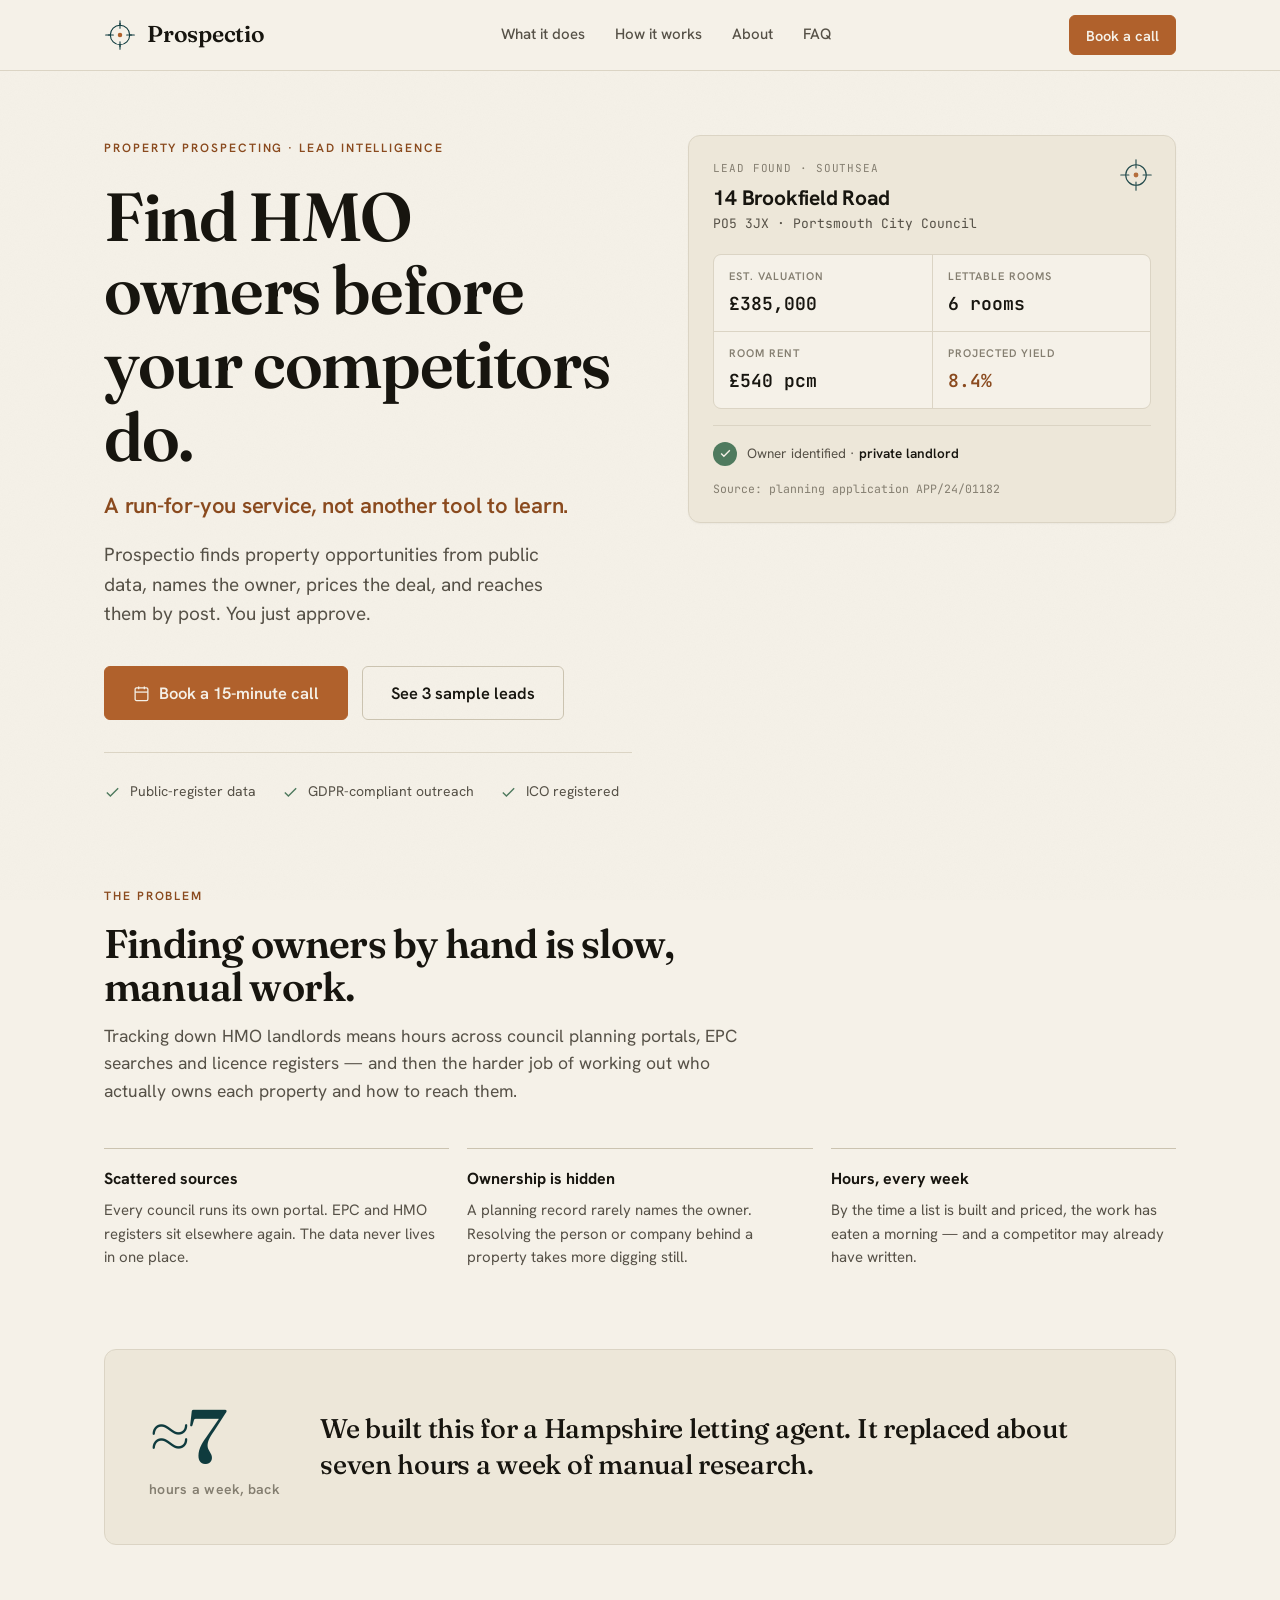
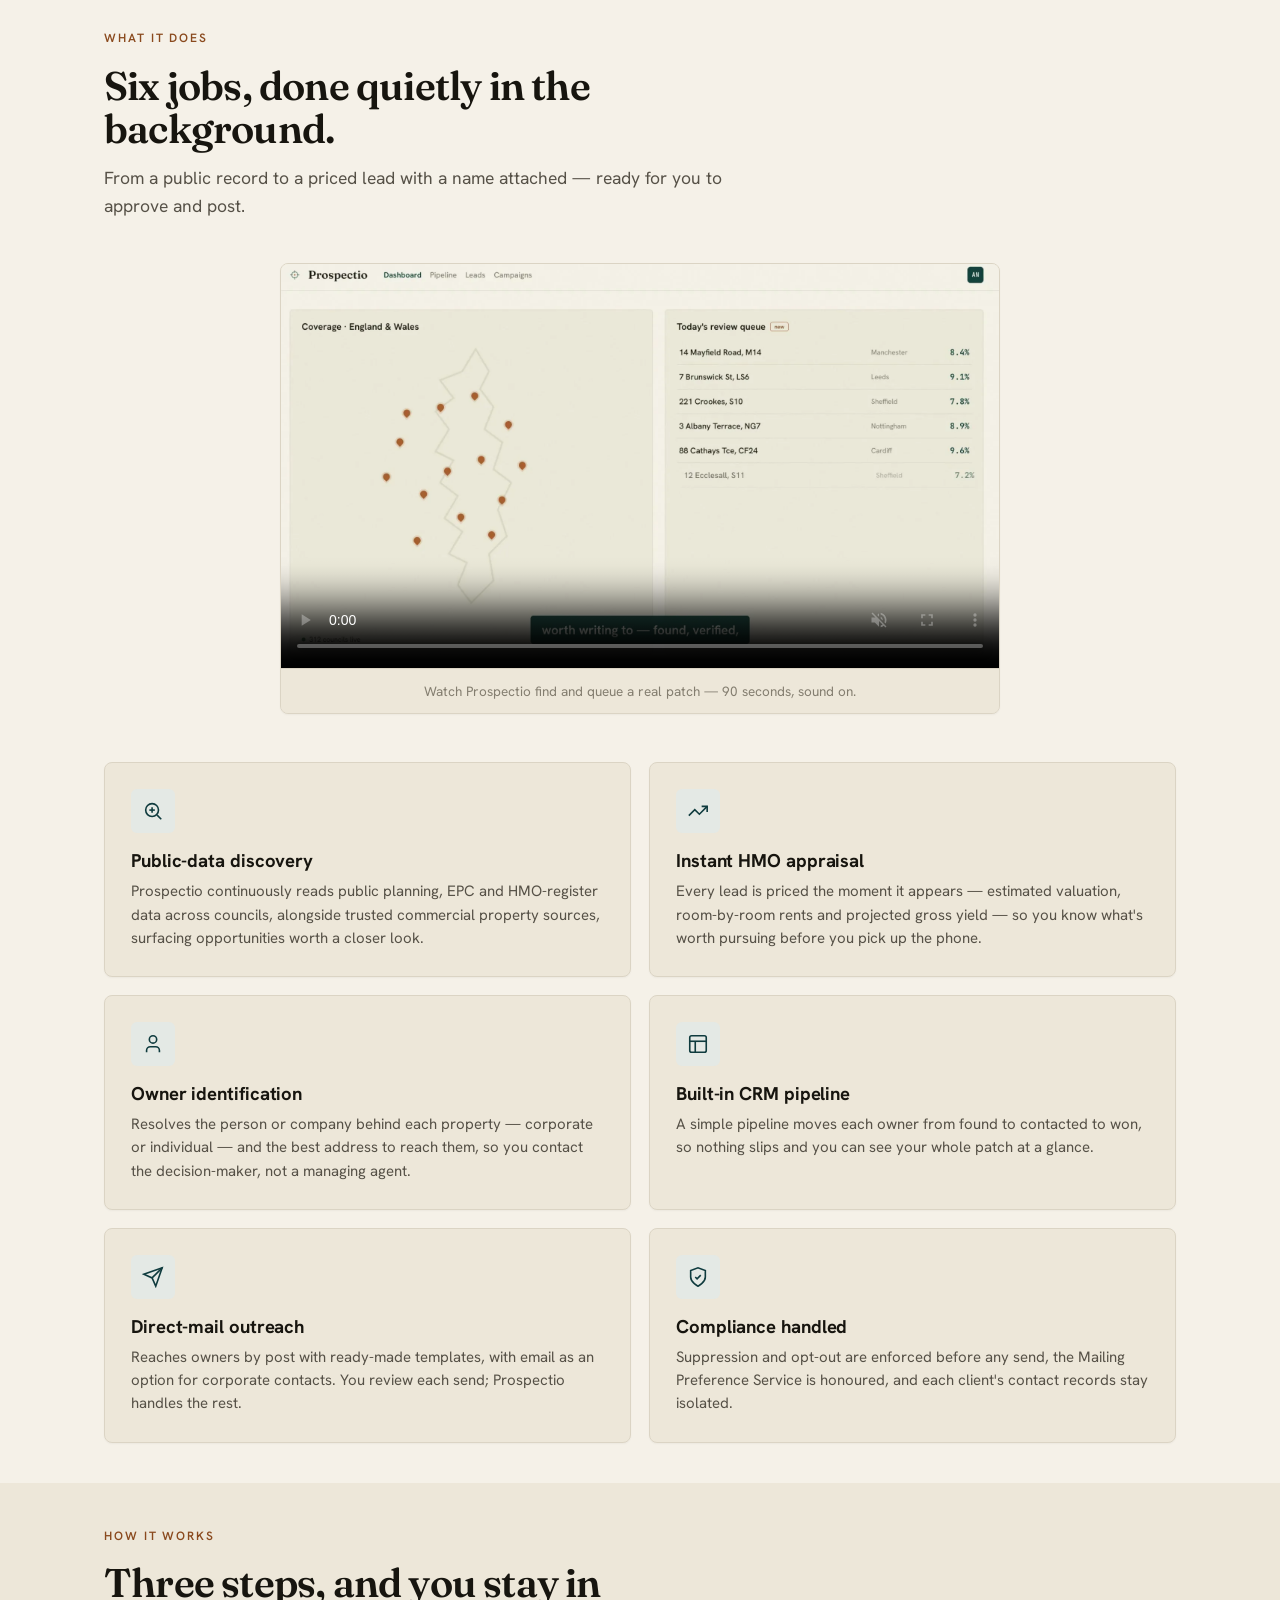
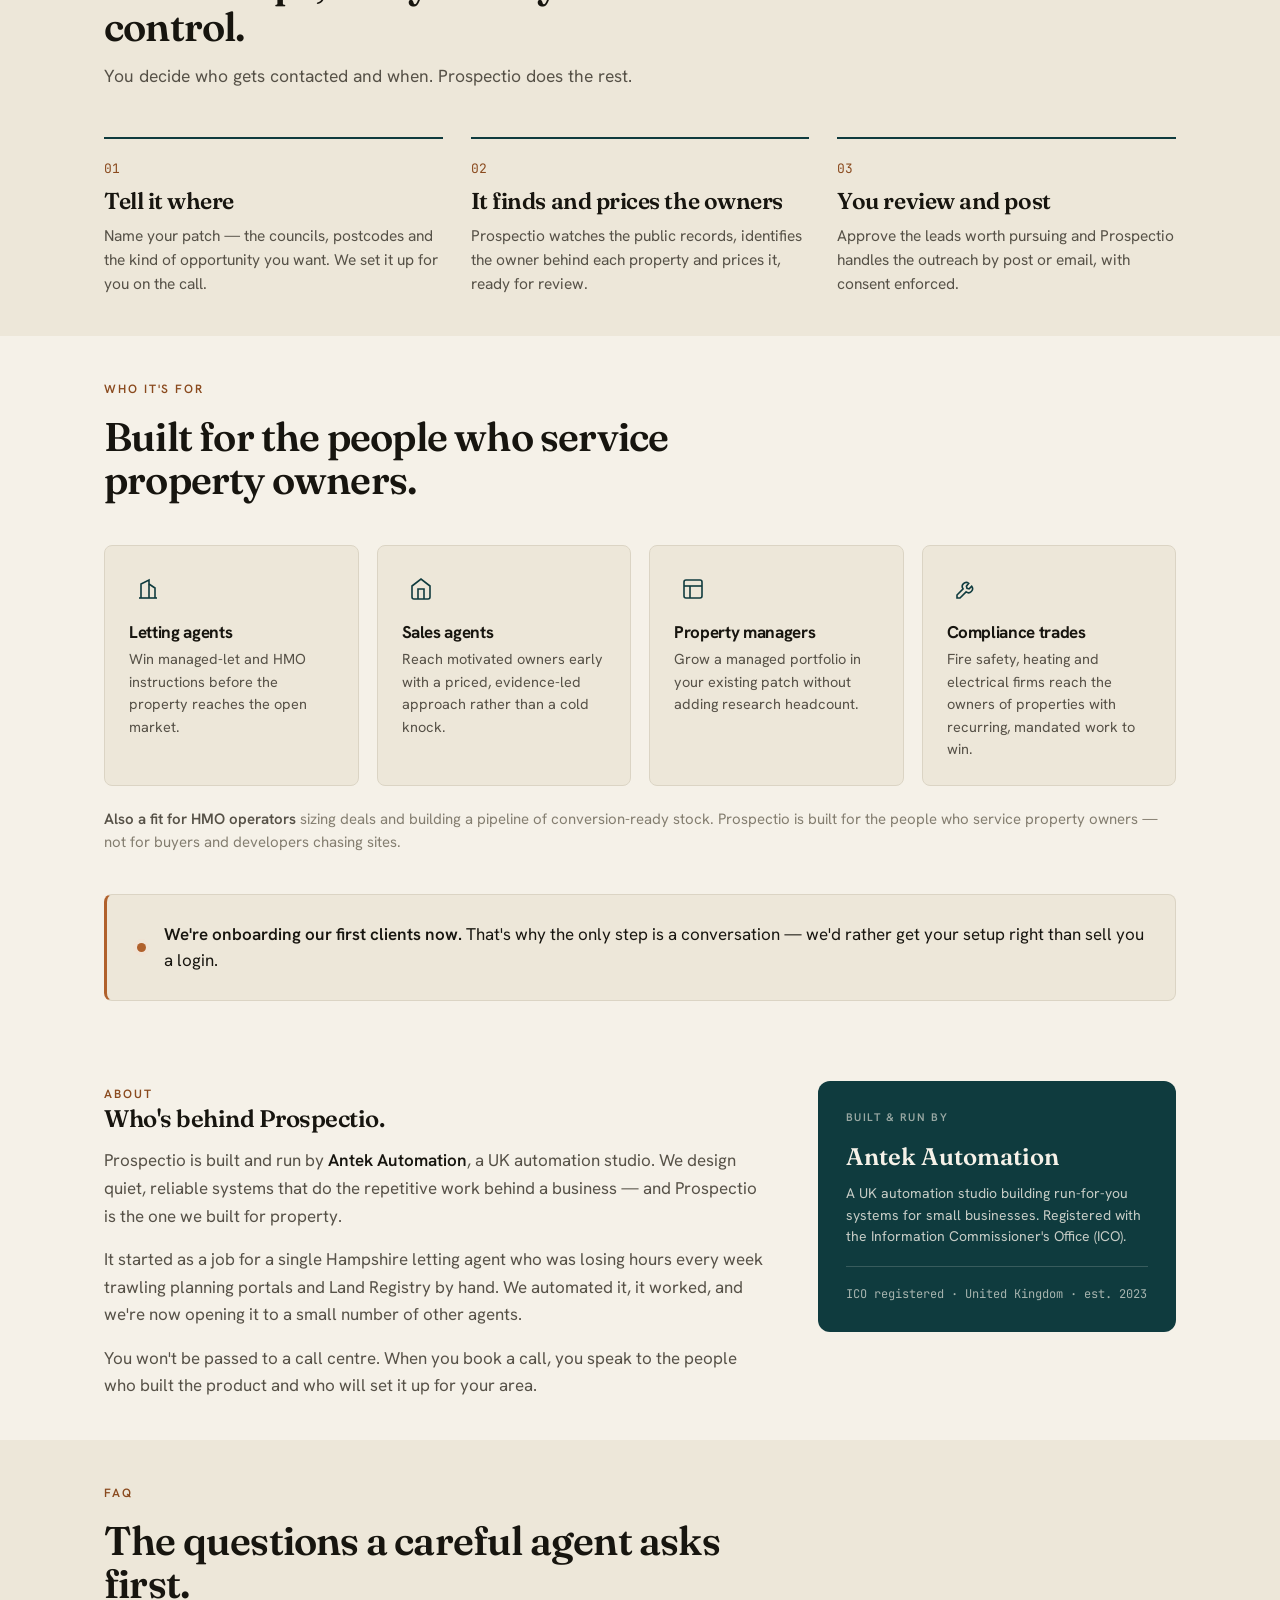
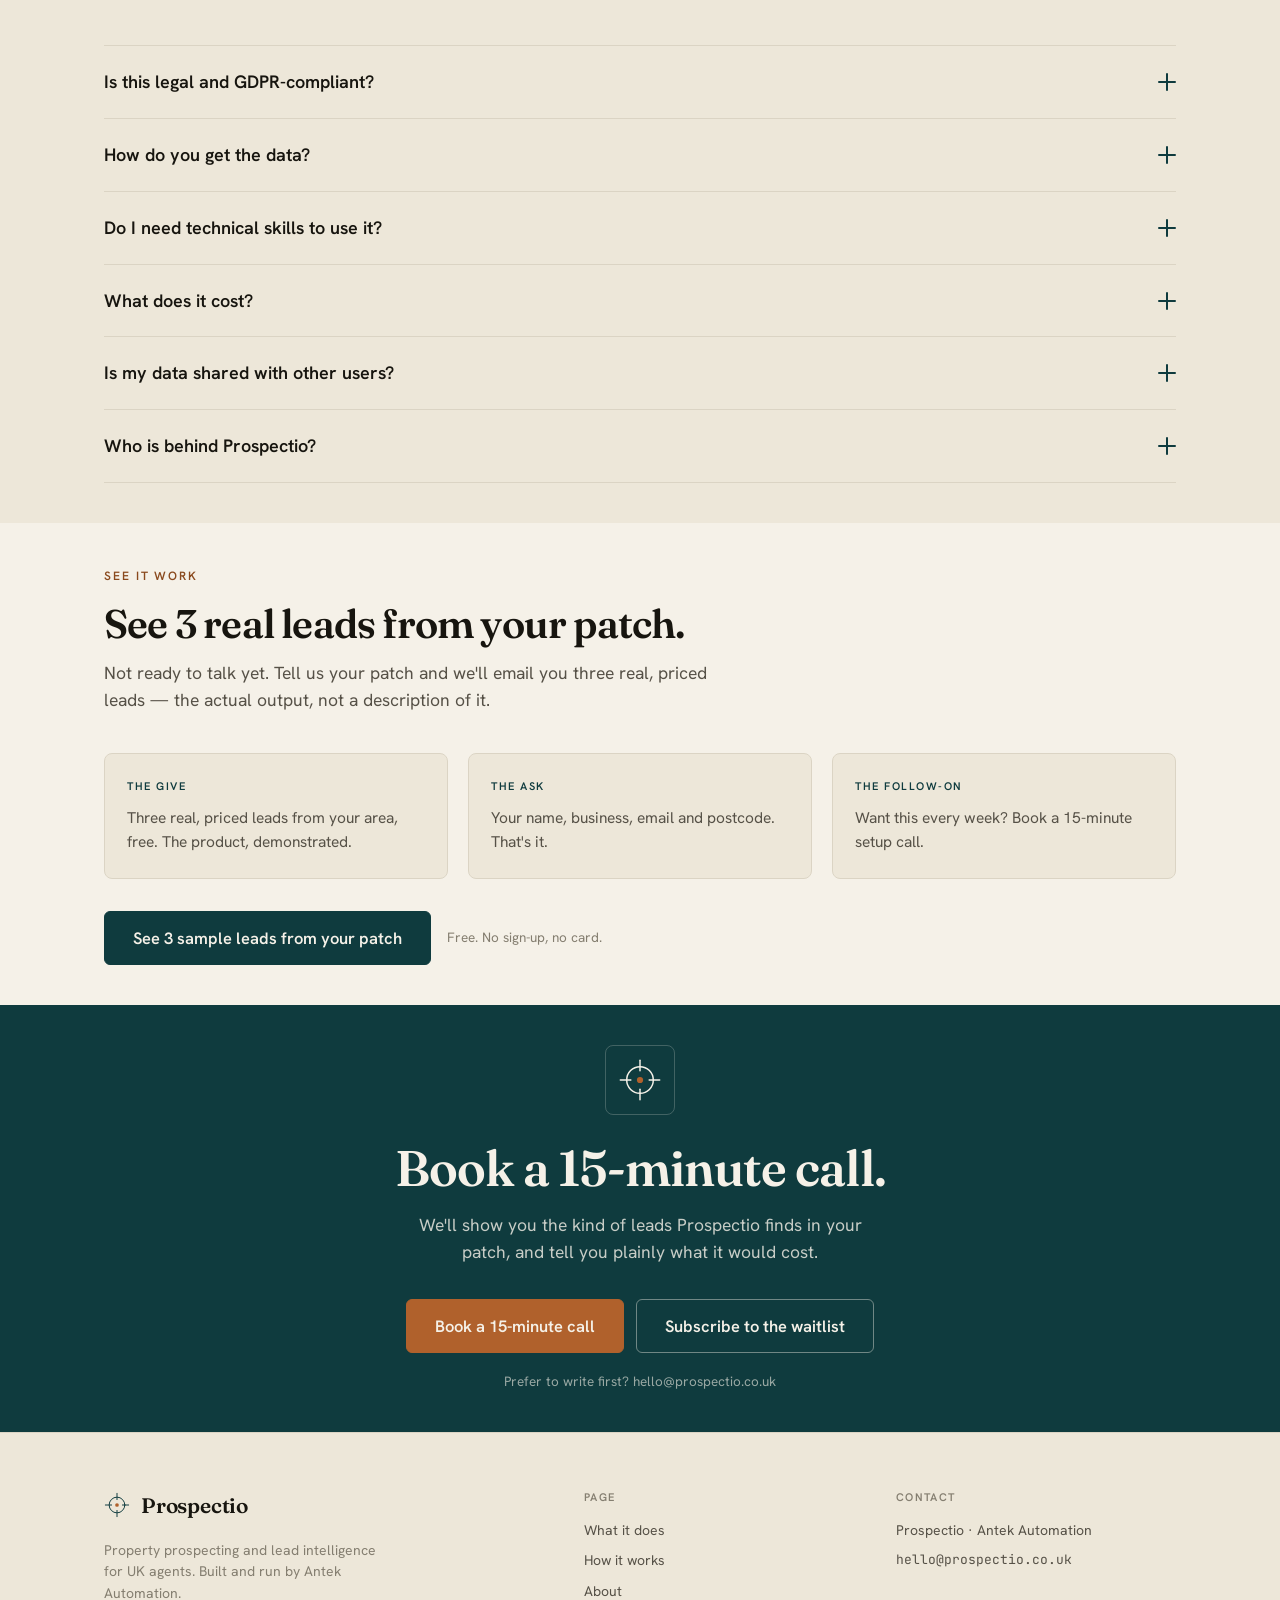
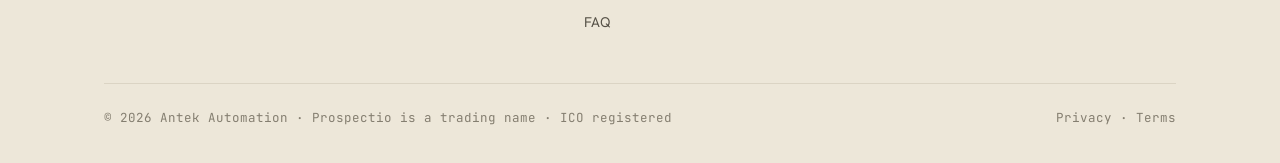
<file: index.html>
<!doctype html>
<html lang="en-GB">
<head>
<meta charset="utf-8">
<meta name="viewport" content="width=device-width, initial-scale=1">

<title>Prospectio — find and reach UK property owners</title>
<meta name="description" content="Prospectio finds UK property and HMO opportunities from public data, identifies the owners, and helps agents reach them by post. Book a 15-minute call.">
<link rel="canonical" href="https://prospectio.co.uk/">
<meta name="robots" content="index, follow">

<!-- Open Graph -->
<meta property="og:site_name" content="Prospectio">
<meta property="og:title" content="Prospectio — find and reach UK property owners">
<meta property="og:description" content="Prospectio finds property and HMO opportunities from public data, identifies the owners, and helps you reach them by post.">
<meta property="og:url" content="https://prospectio.co.uk/">
<meta property="og:type" content="website">
<meta property="og:image" content="https://prospectio.co.uk/og.png">
<meta property="og:locale" content="en_GB">
<!-- Twitter -->
<meta name="twitter:card" content="summary_large_image">
<meta name="twitter:title" content="Prospectio — find and reach UK property owners">
<meta name="twitter:description" content="Prospectio finds property and HMO opportunities from public data, identifies the owners, and helps you reach them by post.">
<meta name="twitter:image" content="https://prospectio.co.uk/og.png">

<link rel="icon" href="assets/favicon.svg" type="image/svg+xml">
<link rel="apple-touch-icon" href="assets/logo-stacked.svg">
<link rel="manifest" href="site.webmanifest">
<meta name="theme-color" content="#0F3B3E">
<link rel="stylesheet" href="styles.css">
<link rel="stylesheet" href="landing.css?v=20260620">

<!-- ===== Structured data: built to own branded search for "Prospectio" ===== -->
<script type="application/ld+json">
{
  "@context": "https://schema.org",
  "@graph": [
    {
      "@type": "Organization",
      "@id": "https://prospectio.co.uk/#organization",
      "name": "Prospectio",
      "url": "https://prospectio.co.uk/",
      "logo": "https://prospectio.co.uk/logo.png",
      "description": "Prospectio finds UK property and HMO opportunities from public data, identifies the owners, and helps agents reach them through postal and email outreach.",
      "contactPoint": {
        "@type": "ContactPoint",
        "contactType": "sales",
        "email": "hello@prospectio.co.uk",
        "areaServed": "GB"
      },
      "parentOrganization": { "@id": "https://prospectio.co.uk/#antek" }
    },
    {
      "@type": "Organization",
      "@id": "https://prospectio.co.uk/#antek",
      "name": "Antek Automation",
      "description": "UK automation studio that builds run-for-you systems for small businesses. Builder and operator of Prospectio. Registered with the Information Commissioner's Office (ICO)."
    },
    {
      "@type": "WebSite",
      "@id": "https://prospectio.co.uk/#website",
      "url": "https://prospectio.co.uk/",
      "name": "Prospectio",
      "inLanguage": "en-GB",
      "publisher": { "@id": "https://prospectio.co.uk/#organization" }
    },
    {
      "@type": "SoftwareApplication",
      "name": "Prospectio",
      "applicationCategory": "BusinessApplication",
      "operatingSystem": "Web",
      "description": "Property prospecting and lead intelligence for UK letting and sales agents. Finds opportunities from public data, identifies owners, prices each one, and works them through a pipeline.",
      "publisher": { "@id": "https://prospectio.co.uk/#organization" }
    },
    {
      "@type": "FAQPage",
      "mainEntity": [
        { "@type": "Question", "name": "Is this legal and GDPR-compliant?", "acceptedAnswer": { "@type": "Answer", "text": "Yes. Outreach is postal-first under legitimate interest, with suppression and opt-out enforced. We honour the Mailing Preference Service and any do-not-contact request, and each client controls their own contact records." } },
        { "@type": "Question", "name": "How do you get the data?", "acceptedAnswer": { "@type": "Answer", "text": "From public registers — council planning applications, EPC records and HMO licence registers — combined with licensed commercial property data. We don't scrape private accounts or buy lists of dubious provenance." } },
        { "@type": "Question", "name": "Do I need technical skills to use it?", "acceptedAnswer": { "@type": "Answer", "text": "No. Prospectio is run for you. You tell us the areas and the kind of opportunity you want; it finds and prices them and prepares the outreach. You review and approve." } },
        { "@type": "Question", "name": "What does it cost?", "acceptedAnswer": { "@type": "Answer", "text": "Pricing is set per client, based on your area, volume and channels. That's why the only step here is a short call — we'll talk through what you need and quote it plainly. No hidden tiers." } },
        { "@type": "Question", "name": "Is my data shared with other users?", "acceptedAnswer": { "@type": "Answer", "text": "No. Each client is isolated. Your leads, your contacts and your outreach history are yours alone and are never pooled or resold." } },
        { "@type": "Question", "name": "Who is behind Prospectio?", "acceptedAnswer": { "@type": "Answer", "text": "Prospectio is built and run by Antek Automation, a UK automation studio, registered with the ICO. You'll deal with the people who built it." } }
      ]
    },
    {
      "@type": "WebPage",
      "@id": "https://prospectio.co.uk/#webpage",
      "url": "https://prospectio.co.uk/",
      "name": "Prospectio — find and reach UK property owners",
      "about": { "@id": "https://prospectio.co.uk/#organization" },
      "isPartOf": { "@id": "https://prospectio.co.uk/#website" },
      "primaryImageOfPage": "https://prospectio.co.uk/og.png",
      "breadcrumb": { "@id": "https://prospectio.co.uk/#breadcrumb" }
    },
    {
      "@type": "BreadcrumbList",
      "@id": "https://prospectio.co.uk/#breadcrumb",
      "itemListElement": [
        { "@type": "ListItem", "position": 1, "name": "Home", "item": "https://prospectio.co.uk/" }
      ]
    }
  ]
}
</script>
</head>
<body>

<!-- ===================== HEADER ===================== -->
<header class="site-header">
  <div class="wrap">
    <a class="brand" href="#top" aria-label="Prospectio home">
      <svg width="32" height="32" viewBox="0 0 48 48" fill="none" aria-hidden="true">
        <g stroke="#0F3B3E" stroke-width="1.6" stroke-linecap="round">
          <circle cx="24" cy="24" r="14.5"/>
          <line x1="24" y1="2.5" x2="24" y2="14"/><line x1="24" y1="34" x2="24" y2="45.5"/>
          <line x1="2.5" y1="24" x2="14" y2="24"/><line x1="34" y1="24" x2="45.5" y2="24"/>
          <line x1="24" y1="6.5" x2="24" y2="9.5"/><line x1="24" y1="38.5" x2="24" y2="41.5"/>
          <line x1="6.5" y1="24" x2="9.5" y2="24"/><line x1="38.5" y1="24" x2="41.5" y2="24"/>
        </g>
        <circle cx="24" cy="24" r="3.4" fill="#B0612C"/>
      </svg>
      <span class="wordmark">Prospectio</span>
    </a>
    <nav class="nav-links" aria-label="Primary">
      <a href="#what">What it does</a>
      <a href="#how">How it works</a>
      <a href="#about">About</a>
      <a href="#faq">FAQ</a>
    </nav>
    <div class="header-cta">
      <button class="btn btn-cta btn-sm" data-book>Book a call</button>
      <button class="nav-toggle" id="navToggle" aria-label="Open menu" aria-expanded="false">
        <svg viewBox="0 0 24 24" fill="none" stroke-width="1.8"><line x1="3" y1="7" x2="21" y2="7"/><line x1="3" y1="12" x2="21" y2="12"/><line x1="3" y1="17" x2="21" y2="17"/></svg>
      </button>
    </div>
  </div>
  <div class="mobile-nav" id="mobileNav">
    <nav aria-label="Mobile">
      <a href="#what">What it does</a>
      <a href="#how">How it works</a>
      <a href="#about">About</a>
      <a href="#faq">FAQ</a>
      <button class="btn btn-cta" data-book>Book a 15-minute call</button>
    </nav>
  </div>
</header>

<main id="top">

  <!-- ===================== HERO ===================== -->
  <section class="hero">
    <div class="wrap">
      <div>
        <span class="eyebrow">Property prospecting · lead intelligence</span>
        <h1>Find HMO owners before your competitors do.</h1>
        <p class="hero-kicker">A run-for-you service, not another tool to learn.</p>
        <p class="sub">Prospectio finds property opportunities from public data, names the owner, prices the deal, and reaches them by post. You just approve.</p>
        <div class="hero-actions">
          <button class="btn btn-cta btn-lg" data-book>
            <svg viewBox="0 0 24 24" fill="none" stroke="currentColor" stroke-width="1.8"><rect x="3" y="4" width="18" height="18" rx="2"/><line x1="16" y1="2" x2="16" y2="6"/><line x1="8" y1="2" x2="8" y2="6"/><line x1="3" y1="10" x2="21" y2="10"/></svg>
            Book a 15-minute call
          </button>
          <button class="btn btn-outline btn-lg" data-sample>See 3 sample leads</button>
        </div>
        <div class="reassure">
          <span class="item"><svg viewBox="0 0 24 24" fill="none" stroke="currentColor" stroke-width="2"><polyline points="20 6 9 17 4 12"/></svg> Public-register data</span>
          <span class="item"><svg viewBox="0 0 24 24" fill="none" stroke="currentColor" stroke-width="2"><polyline points="20 6 9 17 4 12"/></svg> GDPR-compliant outreach</span>
          <span class="item"><svg viewBox="0 0 24 24" fill="none" stroke="currentColor" stroke-width="2"><polyline points="20 6 9 17 4 12"/></svg> ICO registered</span>
        </div>
      </div>

      <!-- product preview: a real lead card, not a screenshot -->
      <div class="hero-order-card">
        <article class="lead-card" aria-label="Example lead">
          <svg class="card-mark" viewBox="0 0 48 48" fill="none" aria-hidden="true">
            <g stroke="#0F3B3E" stroke-width="1.6" stroke-linecap="round">
              <circle cx="24" cy="24" r="14.5"/>
              <line x1="24" y1="2.5" x2="24" y2="14"/><line x1="24" y1="34" x2="24" y2="45.5"/>
              <line x1="2.5" y1="24" x2="14" y2="24"/><line x1="34" y1="24" x2="45.5" y2="24"/>
            </g>
            <circle cx="24" cy="24" r="3.4" fill="#B0612C"/>
          </svg>
          <div class="lc-eyebrow">Lead found · Southsea</div>
          <h3>14 Brookfield Road</h3>
          <div class="lc-postcode">PO5 3JX · Portsmouth City Council</div>
          <div class="lc-grid">
            <div class="lc-cell"><div class="k">Est. valuation</div><div class="v">£385,000</div></div>
            <div class="lc-cell"><div class="k">Lettable rooms</div><div class="v">6 rooms</div></div>
            <div class="lc-cell"><div class="k">Room rent</div><div class="v">£540 pcm</div></div>
            <div class="lc-cell"><div class="k">Projected yield</div><div class="v copper">8.4%</div></div>
          </div>
          <div class="lc-owner">
            <span class="badge"><svg viewBox="0 0 24 24" fill="none" stroke="currentColor"><polyline points="20 6 9 17 4 12"/></svg></span>
            <span class="txt">Owner identified · <b>private landlord</b></span>
          </div>
          <div class="lc-source">Source: planning application APP/24/01182</div>
        </article>
      </div>
    </div>
  </section>

  <!-- ===================== THE PROBLEM ===================== -->
  <section id="problem" class="section-divider" aria-labelledby="problem-h">
    <div class="wrap">
      <div class="section-head">
        <span class="eyebrow">The problem</span>
        <h2 id="problem-h">Finding owners by hand is slow, manual work.</h2>
        <p>Tracking down HMO landlords means hours across council planning portals, EPC searches and licence registers — and then the harder job of working out who actually owns each property and how to reach them.</p>
      </div>
      <div class="problem-row">
        <div class="problem-item">
          <div class="ph">Scattered sources</div>
          <p>Every council runs its own portal. EPC and HMO registers sit elsewhere again. The data never lives in one place.</p>
        </div>
        <div class="problem-item">
          <div class="ph">Ownership is hidden</div>
          <p>A planning record rarely names the owner. Resolving the person or company behind a property takes more digging still.</p>
        </div>
        <div class="problem-item">
          <div class="ph">Hours, every week</div>
          <p>By the time a list is built and priced, the work has eaten a morning — and a competitor may already have written.</p>
        </div>
      </div>
    </div>
  </section>

  <!-- ===================== PROOF POINT ===================== -->
  <section class="proof section-divider" aria-label="Result">
    <div class="wrap">
      <div class="inset">
        <div class="figure">≈7<small>hours a week, back</small></div>
        <div>
          <blockquote>We built this for a Hampshire letting agent. It replaced about seven hours a week of manual research.</blockquote>
        </div>
      </div>
    </div>
  </section>

  <!-- ===================== WHAT IT DOES ===================== -->
  <section id="what" class="section-divider" aria-labelledby="what-h">
    <div class="wrap">
      <div class="section-head">
        <span class="eyebrow">What it does</span>
        <h2 id="what-h">Six jobs, done quietly in the background.</h2>
        <p>From a public record to a priced lead with a name attached — ready for you to approve and post.</p>
      </div>

      <!-- VSL: see how Prospectio works -->
      <div class="what-visual">
        <figure class="vsl-frame">
          <video id="vsl-player" class="vsl-video" muted playsinline preload="none" controls
                 poster="assets/prospectio-vsl-poster.webp"
                 aria-label="Prospectio — every landlord in your patch, found and queued for outreach">
            <source data-src="assets/prospectio-vsl.mp4" type="video/mp4" />
          </video>
          <figcaption class="vsl-caption">Watch Prospectio find and queue a real patch — 90 seconds, sound on.</figcaption>
        </figure>
      </div>

      <div class="cap-grid">
        <div class="cap">
          <span class="ico"><svg viewBox="0 0 24 24"><circle cx="11" cy="11" r="7"/><line x1="16.5" y1="16.5" x2="21" y2="21"/><line x1="11" y1="8" x2="11" y2="14"/><line x1="8" y1="11" x2="14" y2="11"/></svg></span>
          <h3>Public-data discovery</h3>
          <p>Prospectio continuously reads public planning, EPC and HMO-register data across councils, alongside trusted commercial property sources, surfacing opportunities worth a closer look.</p>
        </div>
        <div class="cap">
          <span class="ico"><svg viewBox="0 0 24 24"><polyline points="22 7 13.5 15.5 8.5 10.5 2 17"/><polyline points="16 7 22 7 22 13"/></svg></span>
          <h3>Instant HMO appraisal</h3>
          <p>Every lead is priced the moment it appears — estimated valuation, room-by-room rents and projected gross yield — so you know what's worth pursuing before you pick up the phone.</p>
        </div>
        <div class="cap">
          <span class="ico"><svg viewBox="0 0 24 24"><path d="M19 21v-2a4 4 0 0 0-4-4H9a4 4 0 0 0-4 4v2"/><circle cx="12" cy="7" r="4"/></svg></span>
          <h3>Owner identification</h3>
          <p>Resolves the person or company behind each property — corporate or individual — and the best address to reach them, so you contact the decision-maker, not a managing agent.</p>
        </div>
        <div class="cap">
          <span class="ico"><svg viewBox="0 0 24 24"><rect x="3" y="3" width="18" height="18" rx="2"/><path d="M3 9h18"/><path d="M9 21V9"/></svg></span>
          <h3>Built-in CRM pipeline</h3>
          <p>A simple pipeline moves each owner from found to contacted to won, so nothing slips and you can see your whole patch at a glance.</p>
        </div>
        <div class="cap">
          <span class="ico"><svg viewBox="0 0 24 24"><line x1="22" y1="2" x2="11" y2="13"/><polygon points="22 2 15 22 11 13 2 9 22 2"/></svg></span>
          <h3>Direct-mail outreach</h3>
          <p>Reaches owners by post with ready-made templates, with email as an option for corporate contacts. You review each send; Prospectio handles the rest.</p>
        </div>
        <div class="cap">
          <span class="ico"><svg viewBox="0 0 24 24"><path d="M12 22s8-4 8-10V5l-8-3-8 3v7c0 6 8 10 8 10z"/><polyline points="9 12 11 14 15 10"/></svg></span>
          <h3>Compliance handled</h3>
          <p>Suppression and opt-out are enforced before any send, the Mailing Preference Service is honoured, and each client's contact records stay isolated.</p>
        </div>
      </div>
    </div>
  </section>

  <!-- ===================== HOW IT WORKS ===================== -->
  <section id="how" class="how" aria-labelledby="how-h">
    <div class="wrap">
      <div class="section-head">
        <span class="eyebrow">How it works</span>
        <h2 id="how-h">Three steps, and you stay in control.</h2>
        <p>You decide who gets contacted and when. Prospectio does the rest.</p>
      </div>
      <div class="steps">
        <div class="step">
          <div class="num">01</div>
          <h3>Tell it where</h3>
          <p>Name your patch — the councils, postcodes and the kind of opportunity you want. We set it up for you on the call.</p>
        </div>
        <div class="step">
          <div class="num">02</div>
          <h3>It finds and prices the owners</h3>
          <p>Prospectio watches the public records, identifies the owner behind each property and prices it, ready for review.</p>
        </div>
        <div class="step">
          <div class="num">03</div>
          <h3>You review and post</h3>
          <p>Approve the leads worth pursuing and Prospectio handles the outreach by post or email, with consent enforced.</p>
        </div>
      </div>
    </div>
  </section>

  <!-- ===================== WHO IT'S FOR ===================== -->
  <section class="section-divider" aria-labelledby="who-h">
    <div class="wrap">
      <div class="section-head">
        <span class="eyebrow">Who it's for</span>
        <h2 id="who-h">Built for the people who service property owners.</h2>
      </div>
      <div class="who-grid">
        <div class="who-card">
          <span class="ico"><svg viewBox="0 0 24 24" fill="none" stroke="currentColor"><path d="M3 21h18"/><path d="M5 21V7l8-4v18"/><path d="M19 21V11l-6-4"/><line x1="9" y1="9" x2="9" y2="9.01"/><line x1="9" y1="13" x2="9" y2="13.01"/></svg></span>
          <h3>Letting agents</h3>
          <p>Win managed-let and HMO instructions before the property reaches the open market.</p>
        </div>
        <div class="who-card">
          <span class="ico"><svg viewBox="0 0 24 24" fill="none" stroke="currentColor"><path d="m3 9 9-7 9 7v11a2 2 0 0 1-2 2H5a2 2 0 0 1-2-2z"/><polyline points="9 22 9 12 15 12 15 22"/></svg></span>
          <h3>Sales agents</h3>
          <p>Reach motivated owners early with a priced, evidence-led approach rather than a cold knock.</p>
        </div>
        <div class="who-card">
          <span class="ico"><svg viewBox="0 0 24 24" fill="none" stroke="currentColor"><rect x="3" y="3" width="18" height="18" rx="2"/><path d="M3 9h18"/><path d="M9 21V9"/></svg></span>
          <h3>Property managers</h3>
          <p>Grow a managed portfolio in your existing patch without adding research headcount.</p>
        </div>
        <div class="who-card">
          <span class="ico"><svg viewBox="0 0 24 24" fill="none" stroke="currentColor"><path d="M14.7 6.3a4 4 0 0 0-5.6 5.6L3 18v3h3l6.1-6.1a4 4 0 0 0 5.6-5.6l-2.6 2.6-2.1-.6-.6-2.1z"/></svg></span>
          <h3>Compliance trades</h3>
          <p>Fire safety, heating and electrical firms reach the owners of properties with recurring, mandated work to win.</p>
        </div>
      </div>
      <p class="who-secondary"><b>Also a fit for HMO operators</b> sizing deals and building a pipeline of conversion-ready stock. Prospectio is built for the people who service property owners — not for buyers and developers chasing sites.</p>
    </div>
  </section>

  <!-- ===================== HONEST STATUS ===================== -->
  <section class="section-divider" style="padding-top:0;" aria-label="Status">
    <div class="wrap">
      <div class="status-band">
        <span class="dot" aria-hidden="true"></span>
        <p><b>We're onboarding our first clients now.</b> That's why the only step is a conversation — we'd rather get your setup right than sell you a login.</p>
      </div>
    </div>
  </section>

  <!-- ===================== ABOUT ===================== -->
  <section id="about" class="about section-divider" aria-labelledby="about-h">
    <div class="wrap">
      <div class="about-body">
        <span class="eyebrow">About</span>
        <h2 id="about-h">Who's behind Prospectio.</h2>
        <p>Prospectio is built and run by <b>Antek Automation</b>, a UK automation studio. We design quiet, reliable systems that do the repetitive work behind a business — and Prospectio is the one we built for property.</p>
        <p>It started as a job for a single Hampshire letting agent who was losing hours every week trawling planning portals and Land Registry by hand. We automated it, it worked, and we're now opening it to a small number of other agents.</p>
        <p>You won't be passed to a call centre. When you book a call, you speak to the people who built the product and who will set it up for your area.</p>
      </div>
      <aside class="about-card" aria-label="Company">
        <div class="label">Built &amp; run by</div>
        <div class="name">Antek Automation</div>
        <div class="meta">A UK automation studio building run-for-you systems for small businesses. Registered with the Information Commissioner's Office (ICO).</div>
        <div class="reg">ICO registered · United Kingdom · est. 2023</div>
      </aside>
    </div>
  </section>

  <!-- ===================== FAQ ===================== -->
  <section id="faq" class="faq" aria-labelledby="faq-h">
    <div class="wrap">
      <div class="section-head">
        <span class="eyebrow">FAQ</span>
        <h2 id="faq-h">The questions a careful agent asks first.</h2>
      </div>
      <div class="faq-list">
        <details class="faq-item">
          <summary>Is this legal and GDPR-compliant?<span class="marker" aria-hidden="true"></span></summary>
          <div class="answer">Yes. Outreach is postal-first under legitimate interest, with suppression and opt-out enforced. We honour the Mailing Preference Service and any do-not-contact request, and each client controls their own contact records.</div>
        </details>
        <details class="faq-item">
          <summary>How do you get the data?<span class="marker" aria-hidden="true"></span></summary>
          <div class="answer">From public registers — council planning applications, EPC records and HMO licence registers — combined with licensed commercial property data. We don't scrape private accounts or buy lists of dubious provenance.</div>
        </details>
        <details class="faq-item">
          <summary>Do I need technical skills to use it?<span class="marker" aria-hidden="true"></span></summary>
          <div class="answer">No. Prospectio is run for you. You tell us the areas and the kind of opportunity you want; it finds and prices them and prepares the outreach. You review and approve.</div>
        </details>
        <details class="faq-item">
          <summary>What does it cost?<span class="marker" aria-hidden="true"></span></summary>
          <div class="answer">Pricing is set per client, based on your area, volume and channels. That's why the only step here is a short call — we'll talk through what you need and quote it plainly. No hidden tiers.</div>
        </details>
        <details class="faq-item">
          <summary>Is my data shared with other users?<span class="marker" aria-hidden="true"></span></summary>
          <div class="answer">No. Each client is isolated. Your leads, your contacts and your outreach history are yours alone and are never pooled or resold.</div>
        </details>
        <details class="faq-item">
          <summary>Who is behind Prospectio?<span class="marker" aria-hidden="true"></span></summary>
          <div class="answer">Prospectio is built and run by <a href="#about">Antek Automation</a>, a UK automation studio, registered with the ICO. You'll deal with the people who built it.</div>
        </details>
      </div>
    </div>
  </section>

  <!-- ===================== SAMPLE LEADS (mid-funnel rung) ===================== -->
  <section id="sample" class="sample section-divider" aria-labelledby="sample-h">
    <div class="wrap">
      <div class="section-head">
        <span class="eyebrow">See it work</span>
        <h2 id="sample-h">See 3 real leads from your patch.</h2>
        <p>Not ready to talk yet. Tell us your patch and we'll email you three real, priced leads — the actual output, not a description of it.</p>
      </div>
      <div class="give-grid">
        <div class="give">
          <div class="give-step">The give</div>
          <p>Three real, priced leads from your area, free. The product, demonstrated.</p>
        </div>
        <div class="give">
          <div class="give-step">The ask</div>
          <p>Your name, business, email and postcode. That's it.</p>
        </div>
        <div class="give">
          <div class="give-step">The follow-on</div>
          <p>Want this every week? Book a 15-minute setup call.</p>
        </div>
      </div>
      <div class="sample-actions">
        <button class="btn btn-petrol btn-lg" data-sample>See 3 sample leads from your patch</button>
        <span class="note">Free. No sign-up, no card.</span>
      </div>
    </div>
  </section>

  <!-- ===================== CLOSING CTA ===================== -->
  <section class="closing" aria-labelledby="cta-h">
    <div class="wrap">
      <span class="mark-wrap">
        <svg width="44" height="44" viewBox="0 0 48 48" fill="none" aria-hidden="true">
          <g stroke="#F5F1E8" stroke-width="1.6" stroke-linecap="round">
            <circle cx="24" cy="24" r="14.5"/>
            <line x1="24" y1="2.5" x2="24" y2="14"/><line x1="24" y1="34" x2="24" y2="45.5"/>
            <line x1="2.5" y1="24" x2="14" y2="24"/><line x1="34" y1="24" x2="45.5" y2="24"/>
          </g>
          <circle cx="24" cy="24" r="3.4" fill="#B0612C"/>
        </svg>
      </span>
      <h2 id="cta-h">Book a 15-minute call.</h2>
      <p>We'll show you the kind of leads Prospectio finds in your patch, and tell you plainly what it would cost.</p>
      <div class="cta-actions">
        <button class="btn btn-cta btn-lg" data-book>Book a 15-minute call</button>
        <button class="btn btn-on-dark btn-lg" data-waitlist>Subscribe to the waitlist</button>
      </div>
      <p class="micro">Prefer to write first? hello@prospectio.co.uk</p>
    </div>
  </section>

</main>

<!-- ===================== FOOTER ===================== -->
<footer class="site-footer">
  <div class="wrap">
    <div class="footer-top">
      <div class="footer-brand">
        <div class="brand">
          <svg width="26" height="26" viewBox="0 0 48 48" fill="none" aria-hidden="true">
            <g stroke="#0F3B3E" stroke-width="1.8" stroke-linecap="round">
              <circle cx="24" cy="24" r="14.5"/>
              <line x1="24" y1="2.5" x2="24" y2="14"/><line x1="24" y1="34" x2="24" y2="45.5"/>
              <line x1="2.5" y1="24" x2="14" y2="24"/><line x1="34" y1="24" x2="45.5" y2="24"/>
            </g>
            <circle cx="24" cy="24" r="3.4" fill="#B0612C"/>
          </svg>
          <span class="wordmark">Prospectio</span>
        </div>
        <p>Property prospecting and lead intelligence for UK agents. Built and run by Antek Automation.</p>
      </div>
      <div class="footer-col">
        <h4>Page</h4>
        <a href="#what">What it does</a>
        <a href="#how">How it works</a>
        <a href="#about">About</a>
        <a href="#faq">FAQ</a>
      </div>
      <div class="footer-col">
        <h4>Contact</h4>
        <span class="nap">Prospectio · Antek Automation</span>
        <a class="nap mono" href="mailto:hello@prospectio.co.uk">hello@prospectio.co.uk</a>
      </div>
    </div>
    <div class="footer-bottom">
      <span>© 2026 Antek Automation · Prospectio is a trading name · ICO registered</span>
      <span><a href="privacy.html">Privacy</a> · <a href="terms.html">Terms</a></span>
    </div>
  </div>
</footer>

<!-- ===================== BOOKING MODAL (scheduler placeholder) ===================== -->
<div class="modal-backdrop" id="bookModal" role="dialog" aria-modal="true" aria-labelledby="bm-title" aria-hidden="true">
  <div class="modal">
    <div class="modal-head">
      <div class="t">
        <svg width="30" height="30" viewBox="0 0 48 48" fill="none" aria-hidden="true">
          <g stroke="#0F3B3E" stroke-width="1.8" stroke-linecap="round"><circle cx="24" cy="24" r="14.5"/><line x1="24" y1="3" x2="24" y2="13"/><line x1="24" y1="35" x2="24" y2="45"/><line x1="3" y1="24" x2="13" y2="24"/><line x1="35" y1="24" x2="45" y2="24"/></g>
          <circle cx="24" cy="24" r="3.4" fill="#B0612C"/>
        </svg>
        <div>
          <div class="ttl" id="bm-title">Book a 15-minute call</div>
          <div class="sub">With the team behind Prospectio · 15 min</div>
        </div>
      </div>
      <button class="modal-close" id="modalClose" aria-label="Close">
        <svg viewBox="0 0 24 24" fill="none" stroke-width="1.8"><line x1="6" y1="6" x2="18" y2="18"/><line x1="18" y1="6" x2="6" y2="18"/></svg>
      </button>
    </div>
    <div class="modal-body">
      <iframe class="cal-embed" title="Book a 15-minute call with Prospectio" src="https://meet.brevo.com/andy-norman/borderless" frameborder="0" loading="lazy"></iframe>
    </div>
  </div>
</div>

<!-- ===================== SAMPLE-LEADS MODAL ===================== -->
<div class="modal-backdrop" id="sampleModal" role="dialog" aria-modal="true" aria-labelledby="sm-title" aria-hidden="true">
  <div class="modal modal-narrow">
    <div class="modal-head">
      <div class="t">
        <svg width="30" height="30" viewBox="0 0 48 48" fill="none" aria-hidden="true">
          <g stroke="#0F3B3E" stroke-width="1.8" stroke-linecap="round"><circle cx="24" cy="24" r="14.5"/><line x1="24" y1="3" x2="24" y2="13"/><line x1="24" y1="35" x2="24" y2="45"/><line x1="3" y1="24" x2="13" y2="24"/><line x1="35" y1="24" x2="45" y2="24"/></g>
          <circle cx="24" cy="24" r="3.4" fill="#B0612C"/>
        </svg>
        <div>
          <div class="ttl" id="sm-title">See 3 sample leads</div>
          <div class="sub">Three real, priced leads from your patch · emailed to you, free</div>
        </div>
      </div>
      <button class="modal-close" id="sampleClose" aria-label="Close">
        <svg viewBox="0 0 24 24" fill="none" stroke-width="1.8"><line x1="6" y1="6" x2="18" y2="18"/><line x1="18" y1="6" x2="6" y2="18"/></svg>
      </button>
    </div>
    <div class="modal-body">
      <iframe class="form-embed" title="Request 3 sample leads from Prospectio" src="https://10362c08.sibforms.com/v2/serve/[base64]" frameborder="0" scrolling="auto" allowfullscreen loading="lazy"></iframe>
    </div>
  </div>
</div>

<!-- ===================== WAITLIST MODAL ===================== -->
<div class="modal-backdrop" id="waitlistModal" role="dialog" aria-modal="true" aria-labelledby="wl-title" aria-hidden="true">
  <div class="modal modal-narrow">
    <div class="modal-head">
      <div class="t">
        <svg width="30" height="30" viewBox="0 0 48 48" fill="none" aria-hidden="true">
          <g stroke="#0F3B3E" stroke-width="1.8" stroke-linecap="round"><circle cx="24" cy="24" r="14.5"/><line x1="24" y1="3" x2="24" y2="13"/><line x1="24" y1="35" x2="24" y2="45"/><line x1="3" y1="24" x2="13" y2="24"/><line x1="35" y1="24" x2="45" y2="24"/></g>
          <circle cx="24" cy="24" r="3.4" fill="#B0612C"/>
        </svg>
        <div>
          <div class="ttl" id="wl-title">Join the waitlist</div>
          <div class="sub">Be first to hear when Prospectio opens in your area</div>
        </div>
      </div>
      <button class="modal-close" id="waitlistClose" aria-label="Close">
        <svg viewBox="0 0 24 24" fill="none" stroke-width="1.8"><line x1="6" y1="6" x2="18" y2="18"/><line x1="18" y1="6" x2="6" y2="18"/></svg>
      </button>
    </div>
    <div class="modal-body">
      <iframe class="form-embed" title="Subscribe to the Prospectio waitlist" src="https://10362c08.sibforms.com/v2/serve/[base64]" frameborder="0" scrolling="auto" allowfullscreen loading="lazy"></iframe>
    </div>
  </div>
</div>

<script>
  // Modals (booking + waitlist)
  var lastFocus = null;
  function openModal(modal, closeEl) { lastFocus = document.activeElement; modal.classList.add('open'); modal.setAttribute('aria-hidden', 'false'); closeEl.focus(); }
  function closeModal(modal) { modal.classList.remove('open'); modal.setAttribute('aria-hidden', 'true'); if (lastFocus) lastFocus.focus(); }
  function wireModal(modalId, triggerSel, closeId) {
    var modal = document.getElementById(modalId);
    var closeEl = document.getElementById(closeId);
    document.querySelectorAll(triggerSel).forEach(function (b) { b.addEventListener('click', function () { openModal(modal, closeEl); }); });
    closeEl.addEventListener('click', function () { closeModal(modal); });
    modal.addEventListener('click', function (e) { if (e.target === modal) closeModal(modal); });
    document.addEventListener('keydown', function (e) { if (e.key === 'Escape' && modal.classList.contains('open')) closeModal(modal); });
  }
  wireModal('bookModal', '[data-book]', 'modalClose');
  wireModal('waitlistModal', '[data-waitlist]', 'waitlistClose');
  wireModal('sampleModal', '[data-sample]', 'sampleClose');

  // VSL: show the poster until the viewer clicks, then load and play with sound.
  (function () {
    var v = document.getElementById('vsl-player');
    if (!v) return;
    var src = v.querySelector('source[data-src]');
    var loaded = false;
    function play() {
      if (!src) return;
      if (!loaded) { loaded = true; src.src = src.getAttribute('data-src'); v.load(); }
      v.muted = false;
      var p = v.play();
      if (p && p.catch) p.catch(function () {});
    }
    v.addEventListener('click', play);
  })();

  // Mobile nav
  var toggle = document.getElementById('navToggle');
  var mnav = document.getElementById('mobileNav');
  toggle.addEventListener('click', function () {
    var open = mnav.classList.toggle('open');
    toggle.setAttribute('aria-expanded', open ? 'true' : 'false');
  });
  mnav.querySelectorAll('a').forEach(function (a) { a.addEventListener('click', function () { mnav.classList.remove('open'); toggle.setAttribute('aria-expanded', 'false'); }); });
</script>
</body>
</html>
</file>
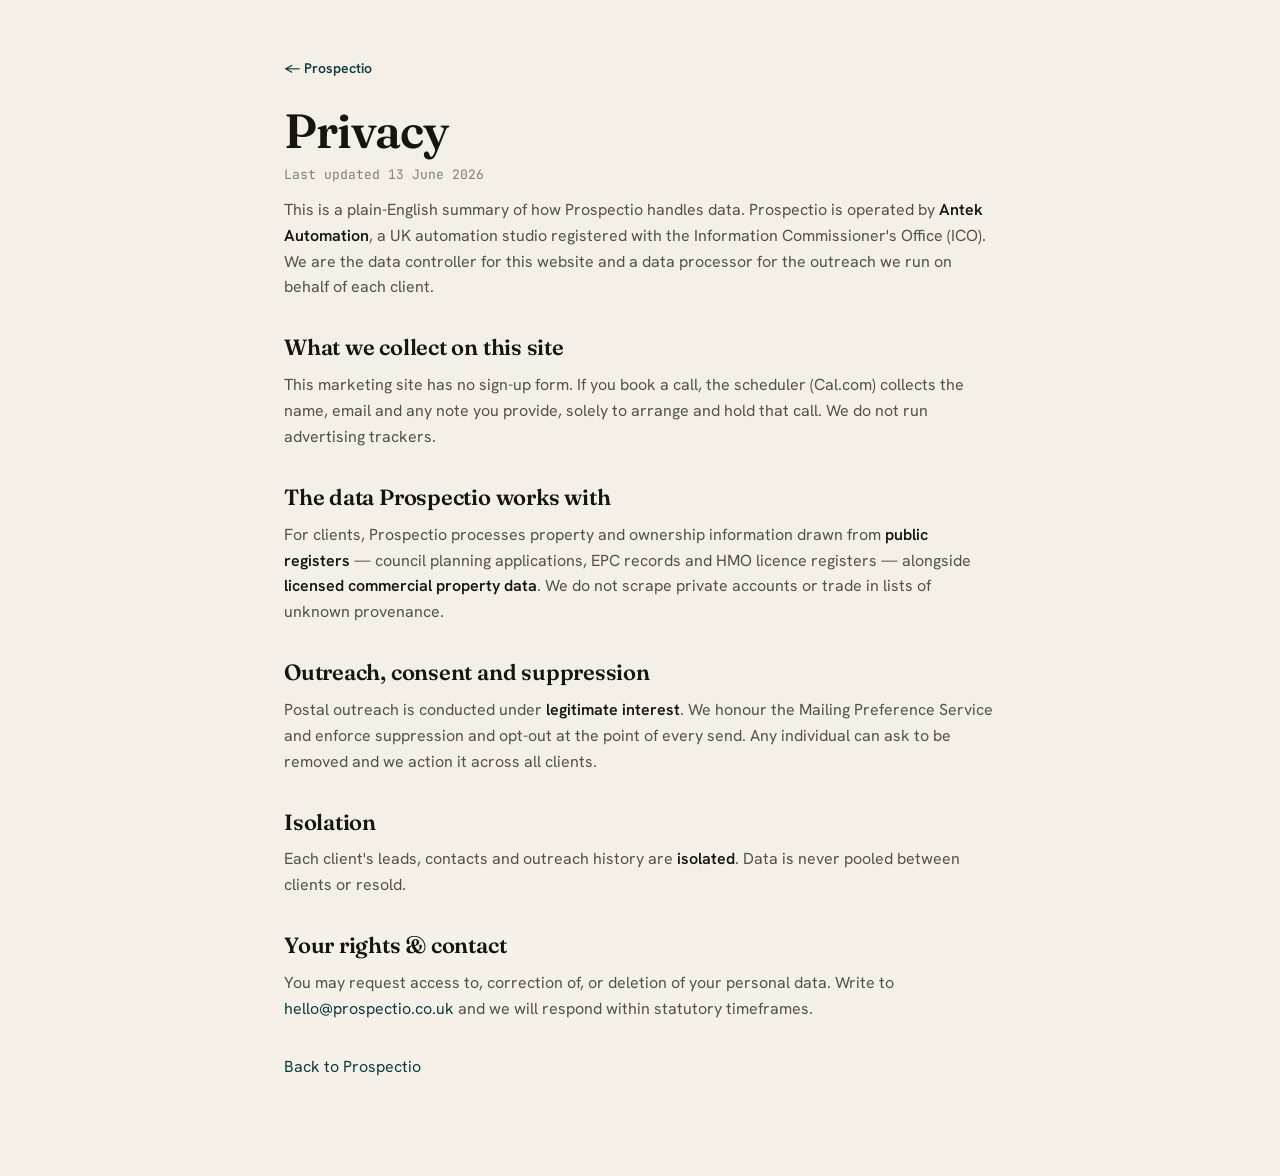
<file: privacy.html>
<!doctype html>
<html lang="en-GB">
<head>
<meta charset="utf-8">
<meta name="viewport" content="width=device-width, initial-scale=1">
<title>Privacy — Prospectio</title>
<meta name="robots" content="index, follow">
<link rel="icon" href="assets/favicon.svg" type="image/svg+xml">
<link rel="stylesheet" href="styles.css">
<link rel="stylesheet" href="landing.css">
<style>
  .legal { max-width: 760px; margin: 0 auto; padding: 56px 24px 96px; }
  .legal a.back { font-size: 14px; font-weight: 600; }
  .legal h1 { font-size: clamp(34px, 5vw, 48px); margin: 24px 0 8px; }
  .legal .updated { font-family: var(--font-mono); font-size: 13px; color: var(--text-muted); }
  .legal h2 { font-family: var(--font-display); font-weight: 600; font-size: 22px; margin: 36px 0 10px; letter-spacing: -0.01em; }
  .legal p { font-size: 16px; color: var(--text-secondary); line-height: 1.62; margin-top: 12px; }
  .legal p b { color: var(--ink); font-weight: 600; }
</style>
</head>
<body>
<main class="legal">
  <a class="back" href="landing.html">← Prospectio</a>
  <h1>Privacy</h1>
  <div class="updated">Last updated 13 June 2026</div>

  <p>This is a plain-English summary of how Prospectio handles data. Prospectio is operated by <b>Antek Automation</b>, a UK automation studio registered with the Information Commissioner's Office (ICO). We are the data controller for this website and a data processor for the outreach we run on behalf of each client.</p>

  <h2>What we collect on this site</h2>
  <p>This marketing site has no sign-up form. If you book a call, the scheduler (Cal.com) collects the name, email and any note you provide, solely to arrange and hold that call. We do not run advertising trackers.</p>

  <h2>The data Prospectio works with</h2>
  <p>For clients, Prospectio processes property and ownership information drawn from <b>public registers</b> — council planning applications, EPC records and HMO licence registers — alongside <b>licensed commercial property data</b>. We do not scrape private accounts or trade in lists of unknown provenance.</p>

  <h2>Outreach, consent and suppression</h2>
  <p>Postal outreach is conducted under <b>legitimate interest</b>. We honour the Mailing Preference Service and enforce suppression and opt-out at the point of every send. Any individual can ask to be removed and we action it across all clients.</p>

  <h2>Isolation</h2>
  <p>Each client's leads, contacts and outreach history are <b>isolated</b>. Data is never pooled between clients or resold.</p>

  <h2>Your rights &amp; contact</h2>
  <p>You may request access to, correction of, or deletion of your personal data. Write to <a href="mailto:hello@prospectio.co.uk">hello@prospectio.co.uk</a> and we will respond within statutory timeframes.</p>

  <p style="margin-top:32px;"><a href="landing.html">Back to Prospectio</a></p>
</main>
</body>
</html>
</file>
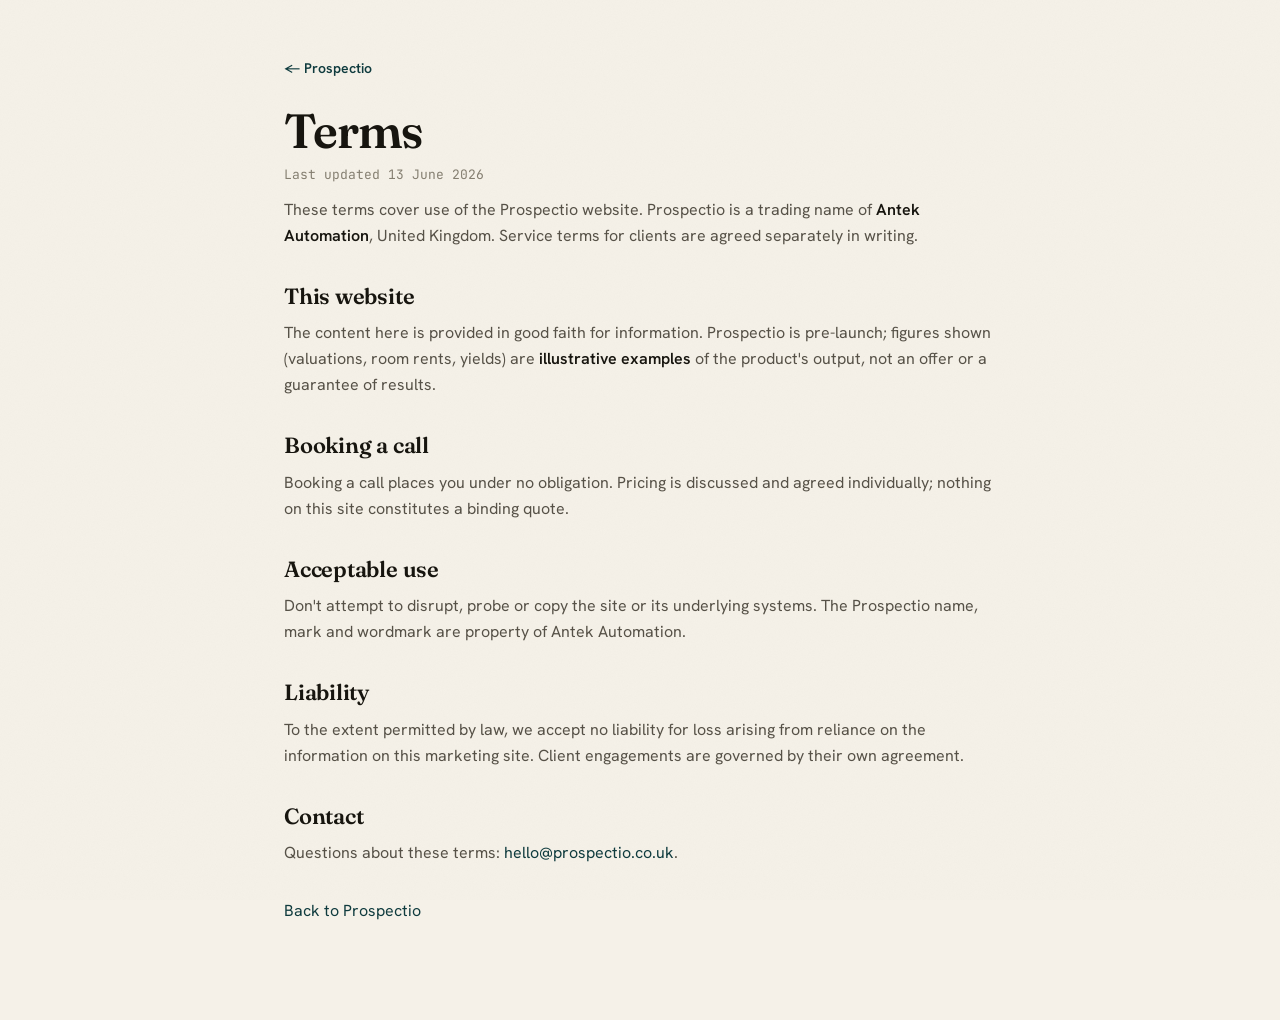
<file: terms.html>
<!doctype html>
<html lang="en-GB">
<head>
<meta charset="utf-8">
<meta name="viewport" content="width=device-width, initial-scale=1">
<title>Terms — Prospectio</title>
<meta name="robots" content="index, follow">
<link rel="icon" href="assets/favicon.svg" type="image/svg+xml">
<link rel="stylesheet" href="styles.css">
<link rel="stylesheet" href="landing.css">
<style>
  .legal { max-width: 760px; margin: 0 auto; padding: 56px 24px 96px; }
  .legal a.back { font-size: 14px; font-weight: 600; }
  .legal h1 { font-size: clamp(34px, 5vw, 48px); margin: 24px 0 8px; }
  .legal .updated { font-family: var(--font-mono); font-size: 13px; color: var(--text-muted); }
  .legal h2 { font-family: var(--font-display); font-weight: 600; font-size: 22px; margin: 36px 0 10px; letter-spacing: -0.01em; }
  .legal p { font-size: 16px; color: var(--text-secondary); line-height: 1.62; margin-top: 12px; }
  .legal p b { color: var(--ink); font-weight: 600; }
</style>
</head>
<body>
<main class="legal">
  <a class="back" href="landing.html">← Prospectio</a>
  <h1>Terms</h1>
  <div class="updated">Last updated 13 June 2026</div>

  <p>These terms cover use of the Prospectio website. Prospectio is a trading name of <b>Antek Automation</b>, United Kingdom. Service terms for clients are agreed separately in writing.</p>

  <h2>This website</h2>
  <p>The content here is provided in good faith for information. Prospectio is pre-launch; figures shown (valuations, room rents, yields) are <b>illustrative examples</b> of the product's output, not an offer or a guarantee of results.</p>

  <h2>Booking a call</h2>
  <p>Booking a call places you under no obligation. Pricing is discussed and agreed individually; nothing on this site constitutes a binding quote.</p>

  <h2>Acceptable use</h2>
  <p>Don't attempt to disrupt, probe or copy the site or its underlying systems. The Prospectio name, mark and wordmark are property of Antek Automation.</p>

  <h2>Liability</h2>
  <p>To the extent permitted by law, we accept no liability for loss arising from reliance on the information on this marketing site. Client engagements are governed by their own agreement.</p>

  <h2>Contact</h2>
  <p>Questions about these terms: <a href="mailto:hello@prospectio.co.uk">hello@prospectio.co.uk</a>.</p>

  <p style="margin-top:32px;"><a href="landing.html">Back to Prospectio</a></p>
</main>
</body>
</html>
</file>
<file: styles.css>
/* Prospectio Design System — global entry point.
   Consumers link THIS file. It is a manifest of @imports only. */

@import url("tokens/fonts.css");
@import url("tokens/colors.css");
@import url("tokens/typography.css");
@import url("tokens/spacing.css");
</file>
<file: landing.css>
/* Prospectio landing page — prospectio.co.uk
   Editorial-modern marketing site. Inherits brand tokens from ./styles.css. */

*, *::before, *::after { box-sizing: border-box; }
html { scroll-behavior: smooth; }
@media (prefers-reduced-motion: reduce) { html { scroll-behavior: auto; } }

body {
  margin: 0;
  background: var(--paper);
  color: var(--ink);
  font-family: var(--font-ui);
  font-size: 16px;
  line-height: 1.55;
  -webkit-font-smoothing: antialiased;
  text-rendering: optimizeLegibility;
}

/* subtle paper grain over everything */
body::before {
  content: "";
  position: fixed;
  inset: 0;
  background-image: var(--grain);
  pointer-events: none;
  z-index: 1;
}
body > * { position: relative; z-index: 2; }

a { color: var(--petrol); text-decoration: none; }
a:hover { color: var(--petrol-light); }
h1, h2, h3 { margin: 0; font-family: var(--font-display); font-weight: 600; letter-spacing: -0.02em; line-height: 1.08; }
p { margin: 0; }
img, svg { display: block; }

:focus-visible { outline: 2px solid var(--petrol); outline-offset: 2px; border-radius: 3px; }

.wrap { max-width: 1120px; margin: 0 auto; padding: 0 24px; }
.mono { font-family: var(--font-mono); font-variant-numeric: tabular-nums; }

/* ---- Eyebrow ---- */
.eyebrow {
  font-size: 12px; font-weight: 600; text-transform: uppercase;
  letter-spacing: 0.16em; color: var(--copper-dark);
}
.eyebrow.muted { color: var(--text-muted); }

/* ---- Buttons ---- */
.btn {
  display: inline-flex; align-items: center; justify-content: center; gap: 9px;
  height: 48px; padding: 0 22px; border-radius: var(--radius-sm);
  font-family: var(--font-ui); font-size: 15.5px; font-weight: 600;
  cursor: pointer; white-space: nowrap; border: 1px solid transparent;
  transition: background 120ms ease, border-color 120ms ease, color 120ms ease;
}
.btn svg { width: 17px; height: 17px; }
.btn-cta { background: var(--copper); color: var(--paper); border-color: var(--copper); }
.btn-cta:hover { background: #9C5526; border-color: #9C5526; color: var(--paper); }
.btn-petrol { background: var(--petrol); color: var(--paper); border-color: var(--petrol); }
.btn-petrol:hover { background: var(--petrol-light); border-color: var(--petrol-light); color: var(--paper); }
.btn-outline { background: transparent; color: var(--ink); border-color: var(--hairline-strong); }
.btn-outline:hover { background: var(--paper-raised); color: var(--ink); }
.btn-on-dark { background: transparent; color: var(--paper); border-color: rgba(245, 241, 232, 0.42); }
.btn-on-dark:hover { background: rgba(245, 241, 232, 0.12); border-color: var(--paper); color: var(--paper); }
.btn-sm { height: 40px; padding: 0 16px; font-size: 14.5px; }
.btn-lg { height: 54px; padding: 0 28px; font-size: 16.5px; }

/* ---- Header ---- */
.site-header {
  position: sticky; top: 0; z-index: 50;
  background: color-mix(in srgb, var(--paper) 86%, transparent);
  backdrop-filter: blur(10px);
  border-bottom: 1px solid var(--hairline);
}
.site-header .wrap { display: flex; align-items: center; justify-content: space-between; height: 70px; }
.brand { display: inline-flex; align-items: center; gap: 11px; }
.brand .wordmark { font-family: var(--font-display); font-weight: 600; font-size: 23px; letter-spacing: -0.01em; color: var(--ink); }
.nav-links { display: flex; align-items: center; gap: 30px; }
.nav-links a { font-size: 15px; font-weight: 500; color: var(--text-secondary); }
.nav-links a:hover { color: var(--ink); }
.header-cta { display: flex; align-items: center; gap: 14px; }
.nav-toggle { display: none; background: none; border: 1px solid var(--hairline-strong); border-radius: var(--radius-sm); width: 42px; height: 42px; align-items: center; justify-content: center; cursor: pointer; }
.nav-toggle svg { width: 20px; height: 20px; stroke: var(--ink); }

/* ---- Section scaffolding ---- */
section { padding: 40px 0; }
.section-head { max-width: 640px; }
.section-head h2 { font-size: clamp(28px, 4vw, 40px); margin-top: 14px; }
.section-head p { margin-top: 14px; color: var(--text-secondary); font-size: 17.5px; }

/* ---- VSL ---- */
.vsl { padding: 40px 0 8px; }
.vsl-frame { max-width: 720px; margin: 0 auto; border: var(--border-width) solid var(--hairline); border-radius: 8px; overflow: hidden; background: var(--paper-raised); box-shadow: var(--shadow-card); }
.vsl-video { display: block; width: 100%; height: auto; aspect-ratio: 16 / 9; background: var(--paper-raised); }
.vsl-caption { margin: 0; padding: 12px 16px; font-size: 13.5px; color: var(--text-muted); text-align: center; border-top: 1px solid var(--hairline); background: var(--paper-raised); }
@media (max-width: 860px) { .vsl { padding: 24px 0 4px; } }

/* ---- Hero ---- */
.hero { padding: 64px 0 40px; }
.hero .wrap { display: grid; grid-template-columns: 1.04fr 0.96fr; gap: 56px; align-items: start; }
.hero h1 { font-size: clamp(42px, 5.6vw, 68px); margin-top: 20px; }
.hero-kicker { margin-top: 18px; font-size: clamp(18px, 2vw, 22px); font-weight: 600; line-height: 1.3; letter-spacing: -0.01em; color: var(--copper-dark); }
.hero .sub { margin-top: 20px; font-size: 19px; line-height: 1.55; color: var(--text-secondary); max-width: 480px; }
.hero-actions { display: flex; align-items: center; gap: 14px; margin-top: 38px; flex-wrap: wrap; }
.hero-actions .btn { flex: 0 1 auto; }
.reassure { display: flex; gap: 26px; margin-top: 32px; padding-top: 28px; border-top: 1px solid var(--hairline); flex-wrap: wrap; }
.reassure .item { display: flex; align-items: center; gap: 9px; font-size: 14px; color: var(--text-secondary); }
.reassure .item svg { width: 17px; height: 17px; stroke: var(--status-positive); flex: none; }

/* ---- Hero lead card + the VSL inside What it does ---- */
.what-visual { margin-top: 44px; }
.lead-card {
  position: relative; background: var(--paper-raised); border: 1px solid var(--hairline);
  border-radius: var(--radius-lg); padding: 24px; box-shadow: 0 1px 2px rgba(23,21,15,0.04);
}
.lead-card .card-mark { position: absolute; top: 22px; right: 22px; width: 34px; height: 34px; opacity: 0.9; }
.lead-card .lc-eyebrow { font-family: var(--font-mono); font-size: 11px; letter-spacing: 0.08em; color: var(--text-muted); text-transform: uppercase; }
.lead-card h3 { font-family: var(--font-ui); font-weight: 700; font-size: 21px; letter-spacing: -0.01em; margin-top: 10px; color: var(--ink); }
.lead-card .lc-postcode { font-family: var(--font-mono); font-size: 13px; color: var(--text-secondary); margin-top: 4px; }
.lc-grid { display: grid; grid-template-columns: 1fr 1fr; gap: 1px; background: var(--hairline); border: 1px solid var(--hairline); border-radius: var(--radius-md); overflow: hidden; margin-top: 20px; }
.lc-cell { background: var(--paper); padding: 13px 15px; }
.lc-cell .k { font-size: 11px; font-weight: 600; text-transform: uppercase; letter-spacing: 0.09em; color: var(--text-muted); }
.lc-cell .v { font-family: var(--font-mono); font-size: 18px; font-weight: 600; color: var(--ink); margin-top: 5px; }
.lc-cell .v.copper { color: var(--copper-dark); }
.lc-owner { display: flex; align-items: center; gap: 10px; margin-top: 16px; padding-top: 16px; border-top: 1px solid var(--hairline); }
.lc-owner .badge { width: 24px; height: 24px; border-radius: 50%; background: var(--status-positive); display: inline-flex; align-items: center; justify-content: center; flex: none; }
.lc-owner .badge svg { width: 13px; height: 13px; stroke: var(--paper); stroke-width: 2.5; }
.lc-owner .txt { font-size: 13.5px; color: var(--text-secondary); }
.lc-owner .txt b { color: var(--ink); font-weight: 600; }
.lc-source { font-family: var(--font-mono); font-size: 11.5px; color: var(--text-muted); margin-top: 14px; }

/* ---- Proof point ---- */
.proof .inset { background: var(--paper-raised); border: 1px solid var(--hairline); border-radius: var(--radius-lg); padding: 48px 44px; display: grid; grid-template-columns: auto 1fr; gap: 40px; align-items: center; }
.proof .figure { font-family: var(--font-display); font-weight: 600; font-size: clamp(48px, 7vw, 76px); letter-spacing: -0.03em; color: var(--petrol); line-height: 1; white-space: nowrap; }
.proof .figure small { display: block; font-family: var(--font-ui); font-size: 14px; font-weight: 600; letter-spacing: 0.02em; color: var(--text-muted); margin-top: 8px; text-transform: none; }
.proof blockquote { margin: 0; font-family: var(--font-display); font-weight: 500; font-size: clamp(20px, 2.6vw, 27px); line-height: 1.35; letter-spacing: -0.01em; color: var(--ink); }
.proof .attrib { margin-top: 14px; font-size: 14px; color: var(--text-muted); }

/* ---- The problem ---- */
.problem-row { display: grid; grid-template-columns: repeat(3, 1fr); gap: 18px; margin-top: 44px; }
.problem-item { padding-top: 18px; border-top: 1px solid var(--hairline-strong); }
.problem-item .ph { font-family: var(--font-ui); font-weight: 700; font-size: 16px; color: var(--ink); }
.problem-item p { margin-top: 8px; font-size: 15px; color: var(--text-secondary); line-height: 1.55; }

/* ---- What it does ---- */
.cap-grid { display: grid; grid-template-columns: repeat(2, 1fr); gap: 18px; margin-top: 48px; }
.cap {
  background: var(--surface-card); border: 1px solid var(--hairline); border-radius: var(--radius-md);
  padding: 26px; box-shadow: 0 1px 2px rgba(23,21,15,0.04);
}
.cap .ico { width: 44px; height: 44px; border-radius: var(--radius-sm); background: var(--petrol-tint); display: inline-flex; align-items: center; justify-content: center; }
.cap .ico svg { width: 22px; height: 22px; stroke: var(--petrol); stroke-width: 1.75; fill: none; }
.cap h3 { font-family: var(--font-ui); font-weight: 700; font-size: 18.5px; letter-spacing: -0.005em; margin-top: 18px; color: var(--ink); }
.cap p { margin-top: 9px; font-size: 15px; color: var(--text-secondary); line-height: 1.55; }

/* ---- How it works ---- */
.how { background: var(--paper-raised); }
.steps { display: grid; grid-template-columns: repeat(3, 1fr); gap: 28px; margin-top: 48px; }
.step { border-top: 2px solid var(--petrol); padding-top: 20px; }
.step .num { font-family: var(--font-mono); font-size: 13px; color: var(--copper-dark); }
.step h3 { font-family: var(--font-display); font-weight: 600; font-size: 23px; margin-top: 10px; color: var(--ink); }
.step p { margin-top: 10px; font-size: 15.5px; color: var(--text-secondary); line-height: 1.55; }

/* ---- Who it's for ---- */
.who-grid { display: grid; grid-template-columns: repeat(4, 1fr); gap: 18px; margin-top: 44px; }
.who-card { border: 1px solid var(--hairline); border-radius: var(--radius-md); padding: 24px; background: var(--surface-card); }
.who-card .ico { width: 38px; height: 38px; display: inline-flex; align-items: center; justify-content: center; }
.who-card .ico svg { width: 24px; height: 24px; stroke: var(--petrol); stroke-width: 1.6; fill: none; }
.who-card h3 { font-family: var(--font-ui); font-weight: 700; font-size: 17px; margin-top: 14px; color: var(--ink); }
.who-card p { margin-top: 7px; font-size: 14.5px; color: var(--text-secondary); }
.who-secondary { margin-top: 22px; font-size: 15px; color: var(--text-muted); }
.who-secondary b { color: var(--text-secondary); font-weight: 600; }

/* ---- Honest status ---- */
.status-band { display: flex; align-items: center; gap: 18px; padding: 26px 30px; background: var(--surface-card); border: 1px solid var(--hairline); border-left: 3px solid var(--copper); border-radius: var(--radius-md); }
.status-band .dot { width: 9px; height: 9px; border-radius: 50%; background: var(--copper); flex: none; box-shadow: 0 0 0 4px var(--copper-tint); }
.status-band p { font-size: 17px; color: var(--ink); }
.status-band p b { font-weight: 600; }

/* ---- Sample leads (mid-funnel rung) ---- */
.give-grid { display: grid; grid-template-columns: repeat(3, 1fr); gap: 20px; margin-top: 40px; }
.give { background: var(--surface-card); border: 1px solid var(--hairline); border-radius: var(--radius-md); padding: 24px 22px; }
.give-step { font-size: 11px; font-weight: 600; text-transform: uppercase; letter-spacing: 0.14em; color: var(--petrol); }
.give p { margin-top: 10px; font-size: 15.5px; line-height: 1.55; color: var(--text-secondary); }
.sample-actions { display: flex; align-items: center; gap: 16px; margin-top: 32px; flex-wrap: wrap; }
.sample-actions .note { font-size: 13.5px; color: var(--text-muted); }
@media (max-width: 720px) { .give-grid { grid-template-columns: 1fr; } }

/* ---- About ---- */
.about .wrap { display: grid; grid-template-columns: 1.3fr 0.7fr; gap: 48px; align-items: start; }
.about-body p { font-size: 17px; color: var(--text-secondary); line-height: 1.62; margin-top: 16px; }
.about-body p:first-child { margin-top: 22px; }
.about-body b { color: var(--ink); font-weight: 600; }
.about-card { background: var(--petrol); color: var(--paper); border-radius: var(--radius-lg); padding: 28px; }
.about-card .label { font-size: 11px; font-weight: 600; text-transform: uppercase; letter-spacing: 0.14em; color: rgba(245,241,232,0.6); }
.about-card .name { font-family: var(--font-display); font-weight: 600; font-size: 24px; margin-top: 12px; }
.about-card .meta { font-size: 14px; color: rgba(245,241,232,0.8); margin-top: 8px; line-height: 1.55; }
.about-card .reg { font-family: var(--font-mono); font-size: 12px; color: rgba(245,241,232,0.66); margin-top: 18px; padding-top: 18px; border-top: 1px solid rgba(245,241,232,0.18); }

/* ---- FAQ ---- */
.faq { background: var(--paper-raised); }
.faq-list { margin-top: 40px; border-top: 1px solid var(--hairline); }
.faq-item { border-bottom: 1px solid var(--hairline); }
.faq-item summary {
  list-style: none; cursor: pointer; padding: 22px 0; display: flex; align-items: center; justify-content: space-between; gap: 24px;
  font-family: var(--font-ui); font-size: 18px; font-weight: 600; color: var(--ink);
}
.faq-item summary::-webkit-details-marker { display: none; }
.faq-item .marker { position: relative; width: 18px; height: 18px; flex: none; }
.faq-item .marker::before, .faq-item .marker::after { content: ""; position: absolute; background: var(--petrol); border-radius: 2px; transition: transform 160ms ease, opacity 160ms ease; }
.faq-item .marker::before { top: 8px; left: 0; width: 18px; height: 2px; }
.faq-item .marker::after { top: 0; left: 8px; width: 2px; height: 18px; }
.faq-item[open] .marker::after { transform: scaleY(0); opacity: 0; }
.faq-item .answer { padding: 0 42px 24px 0; font-size: 16px; color: var(--text-secondary); line-height: 1.62; max-width: 760px; }
.faq-item .answer a { font-weight: 600; }

/* ---- Closing CTA ---- */
.closing { background: var(--petrol); color: var(--paper); text-align: center; }
.closing .mark-wrap { display: inline-flex; padding: 12px; border: 1px solid rgba(245,241,232,0.22); border-radius: var(--radius-md); }
.closing h2 { font-size: clamp(32px, 4.6vw, 50px); margin-top: 26px; color: var(--paper); }
.closing p { margin: 16px auto 0; max-width: 480px; font-size: 17.5px; color: rgba(245,241,232,0.8); }
.closing .btn-cta { margin-top: 34px; }
.closing .micro { margin-top: 18px; font-size: 13.5px; color: rgba(245,241,232,0.6); }

/* ---- Footer ---- */
.site-footer { background: var(--paper-raised); border-top: 1px solid var(--hairline); padding: 56px 0 36px; }
.footer-top { display: grid; grid-template-columns: 1.6fr 1fr 1fr; gap: 32px; }
.footer-brand .wordmark { font-family: var(--font-display); font-weight: 600; font-size: 21px; color: var(--ink); }
.footer-brand p { margin-top: 14px; font-size: 14px; color: var(--text-muted); max-width: 280px; line-height: 1.55; }
.footer-col h4 { font-size: 11px; font-weight: 600; text-transform: uppercase; letter-spacing: 0.12em; color: var(--text-muted); margin: 0 0 14px; }
.footer-col a, .footer-col .nap { display: block; font-size: 14px; color: var(--text-secondary); margin-bottom: 9px; }
.footer-col .nap.mono { font-family: var(--font-mono); font-size: 13px; }
.footer-bottom { display: flex; align-items: center; justify-content: space-between; gap: 16px; margin-top: 40px; padding-top: 24px; border-top: 1px solid var(--hairline); flex-wrap: wrap; }
.footer-bottom span, .footer-bottom a { font-family: var(--font-mono); font-size: 12.5px; color: var(--text-muted); }

/* ---- Booking modal ---- */
.modal-backdrop { position: fixed; inset: 0; z-index: 100; background: rgba(23,21,15,0.46); backdrop-filter: blur(3px); display: none; align-items: center; justify-content: center; padding: 24px; }
.modal-backdrop.open { display: flex; }
.modal { width: 100%; max-width: 720px; max-height: calc(100vh - 48px); display: flex; flex-direction: column; background: var(--paper); border: 1px solid var(--hairline-strong); border-radius: var(--radius-lg); box-shadow: 0 24px 60px -16px rgba(23,21,15,0.4); overflow: hidden; }
.modal-head { flex: none; }
.modal-body { flex: 1; min-height: 0; overflow: hidden; }
.modal-head { display: flex; align-items: center; justify-content: space-between; padding: 20px 24px; border-bottom: 1px solid var(--hairline); }
.modal-head .t { display: flex; align-items: center; gap: 12px; }
.modal-head .t .ttl { font-family: var(--font-display); font-weight: 600; font-size: 19px; color: var(--ink); }
.modal-head .t .sub { font-size: 12.5px; color: var(--text-muted); }
.modal-close { background: none; border: none; cursor: pointer; width: 34px; height: 34px; border-radius: var(--radius-sm); display: inline-flex; align-items: center; justify-content: center; }
.modal-close:hover { background: var(--paper-raised); }
.modal-close svg { width: 18px; height: 18px; stroke: var(--ink); }
.modal-body { padding: 0; }
.cal-embed { display: block; width: 100%; height: 720px; border: 0; background: var(--paper); }
@media (max-height: 800px) { .cal-embed { height: 70vh; min-height: 460px; } }
.modal-narrow { max-width: 560px; }
.form-embed { display: block; width: 100%; height: 420px; border: 0; background: var(--paper); }
.cta-actions { display: flex; flex-wrap: wrap; gap: 12px; justify-content: center; align-items: center; margin-top: 34px; }
.cta-actions .btn { margin: 0; }

/* ---- Responsive ---- */
@media (max-width: 1080px) {
  .who-grid { grid-template-columns: repeat(2, 1fr); }
}
@media (max-width: 900px) {
  .hero .wrap { grid-template-columns: 1fr; gap: 40px; }
  .hero-order-card { order: 2; }
  .cap-grid { grid-template-columns: 1fr; }
  .steps { grid-template-columns: 1fr; gap: 22px; }
  .who-grid { grid-template-columns: 1fr; }
  .problem-row { grid-template-columns: 1fr; }
  .about .wrap { grid-template-columns: 1fr; gap: 32px; }
  .proof .inset { grid-template-columns: 1fr; gap: 24px; text-align: left; padding: 36px 30px; }
  .footer-top { grid-template-columns: 1fr 1fr; }
  .footer-brand { grid-column: 1 / -1; }
}
@media (max-width: 720px) {
  .nav-links, .header-cta .btn { display: none; }
  .nav-toggle { display: inline-flex; }
  .header-cta .nav-toggle { display: inline-flex; }
  section { padding: 36px 0; }
  .hero { padding: 40px 0 32px; }
  .cal-mock { grid-template-columns: 1fr; }
  .footer-bottom { flex-direction: column; align-items: flex-start; }
}

/* mobile drawer */
.mobile-nav { display: none; }
.mobile-nav.open { display: block; border-bottom: 1px solid var(--hairline); background: var(--paper); }
.mobile-nav nav { display: flex; flex-direction: column; padding: 12px 24px 20px; }
.mobile-nav nav a { padding: 12px 0; font-size: 16px; font-weight: 500; color: var(--text-secondary); border-bottom: 1px solid var(--hairline); }
.mobile-nav .btn { width: 100%; margin-top: 16px; }
</file>
